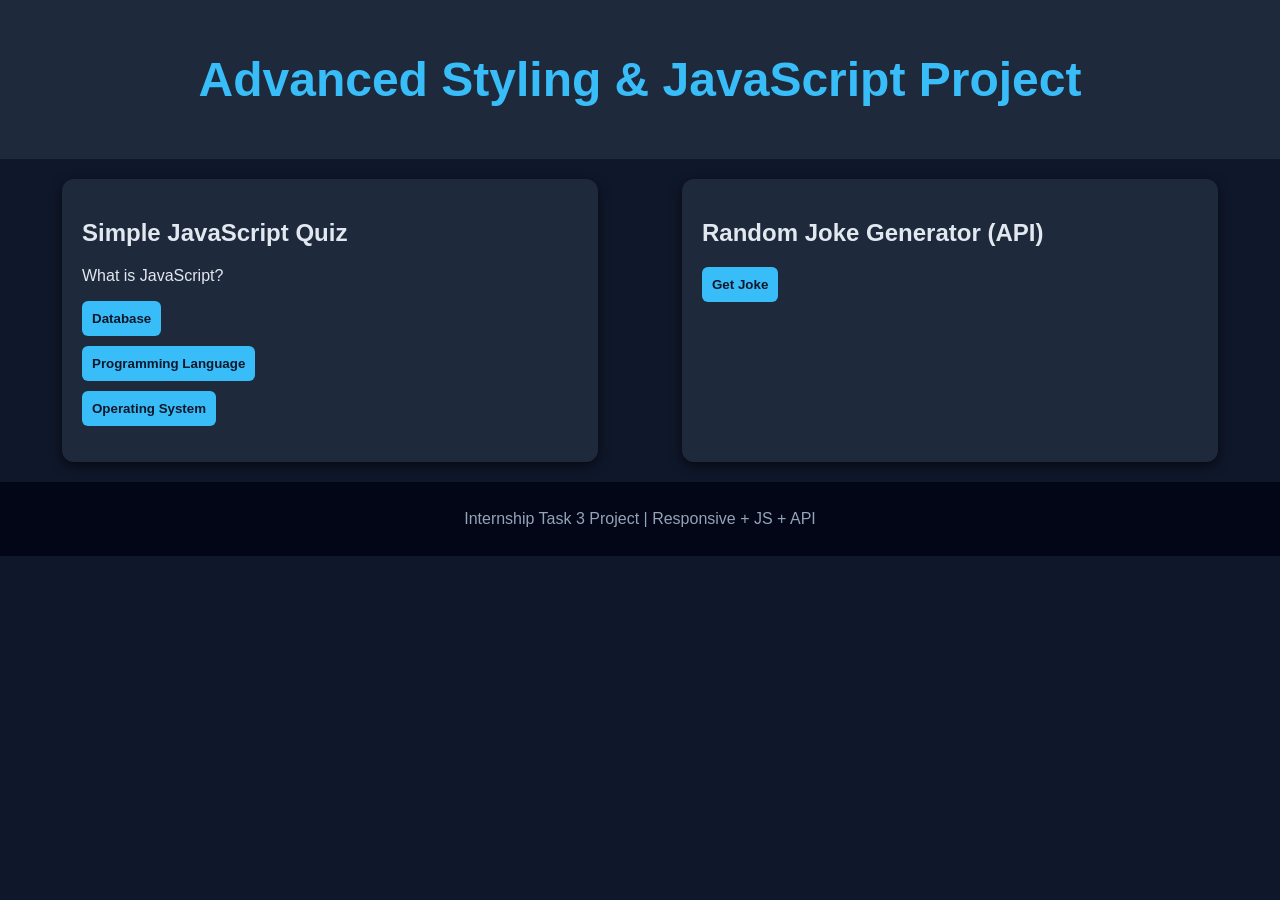
<file: Task 3/index.html>
<!DOCTYPE html>
<html lang="en">
<head>
    <meta charset="UTF-8">
    <meta name="viewport" content="width=device-width, initial-scale=1.0">
    <title>Task 3 Internship Project</title>
    <link rel="stylesheet" href="style.css">
</head>
<body>

    <header>
        <h1>Advanced Styling & JavaScript Project</h1>
    </header>

    <section class="container">

        <!-- Quiz Section -->
        <div class="card">
            <h2>Simple JavaScript Quiz</h2>
            <p id="question">What is JavaScript?</p>

            <button onclick="checkAnswer('wrong')">Database</button>
            <button onclick="checkAnswer('correct')">Programming Language</button>
            <button onclick="checkAnswer('wrong')">Operating System</button>

            <p id="result"></p>
        </div>


        <!-- API Section -->
        <div class="card">
            <h2>Random Joke Generator (API)</h2>
            <button onclick="getJoke()">Get Joke</button>
            <p id="joke"></p>
        </div>

    </section>

    <footer>
        <p>Internship Task 3 Project | Responsive + JS + API</p>
    </footer>

    <script src="script.js"></script>

</body>
</html>
</file>
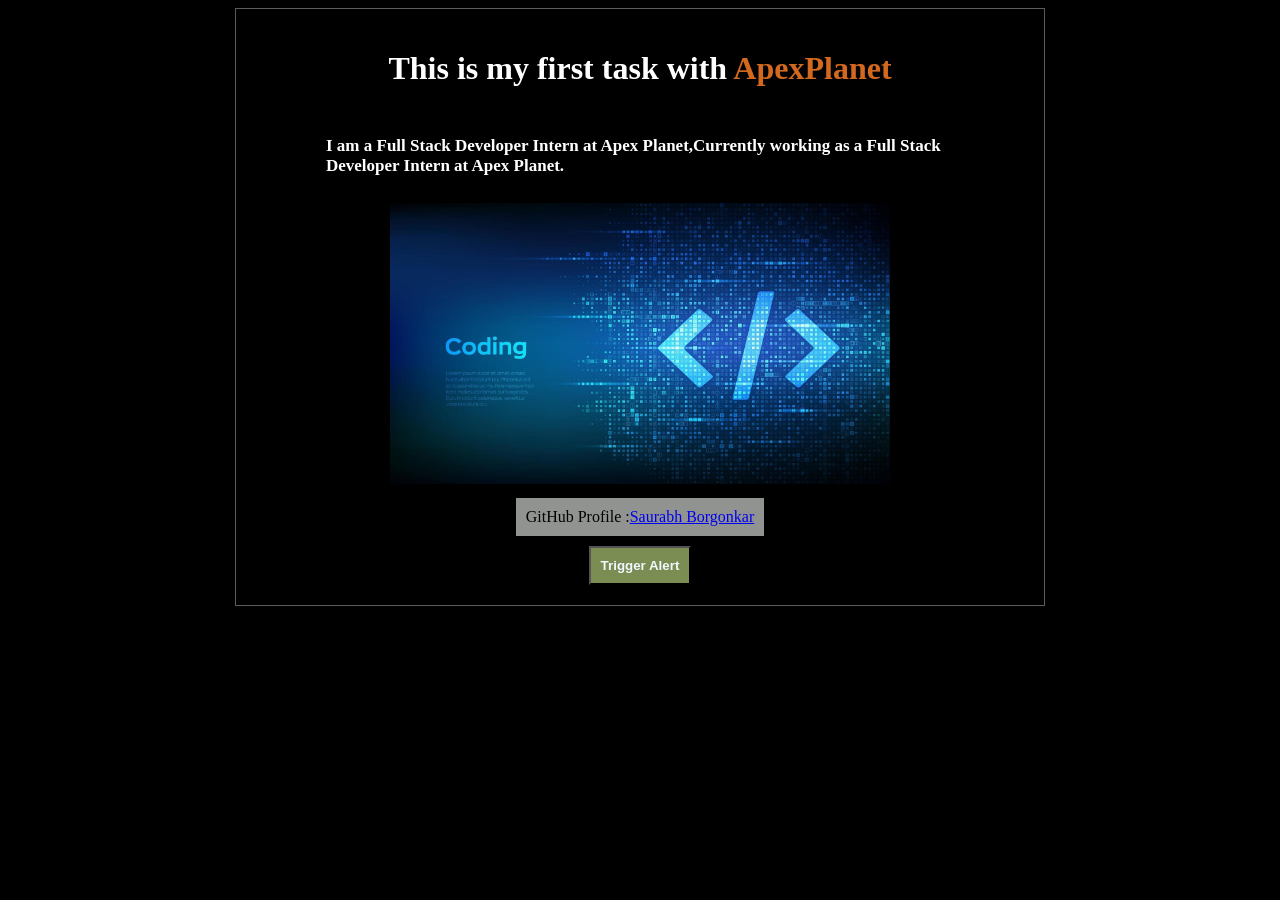
<file: Task1/index.html>
<!DOCTYPE html>
<html lang="en">
    <head>
        <meta charset="UTF-8">
        <meta name="viewport" content="width=device-width, initial-scale=1.0">
        <title>Task_1</title>
        <link rel="stylesheet" href="style.css">
    
    </head>
    <body>
        <div class="container">
            <h1>This is my first task with
                <b>ApexPlanet</b></h1>
            <div class="main"><p class="p">I am a Full Stack Developer Intern at
                    Apex Planet,Currently working as a Full Stack Developer
                    Intern at Apex Planet.</p>
            </div>
            <div class="img">
                <img
                    src="coding_img.jpg" alt="Img" srcset>
            </div>
            <div class="link">
               <span>GitHub Profile : </span><a href="https://github.com/Saurabh-Borgaonkar">Saurabh Borgonkar</a>
            </div>
            <div class="click">
                <button type="btn" id="btn">Trigger Alert</button>
            </div>
        </div>
        <script src="script.js"></script>
    </body>
</html>
</file>
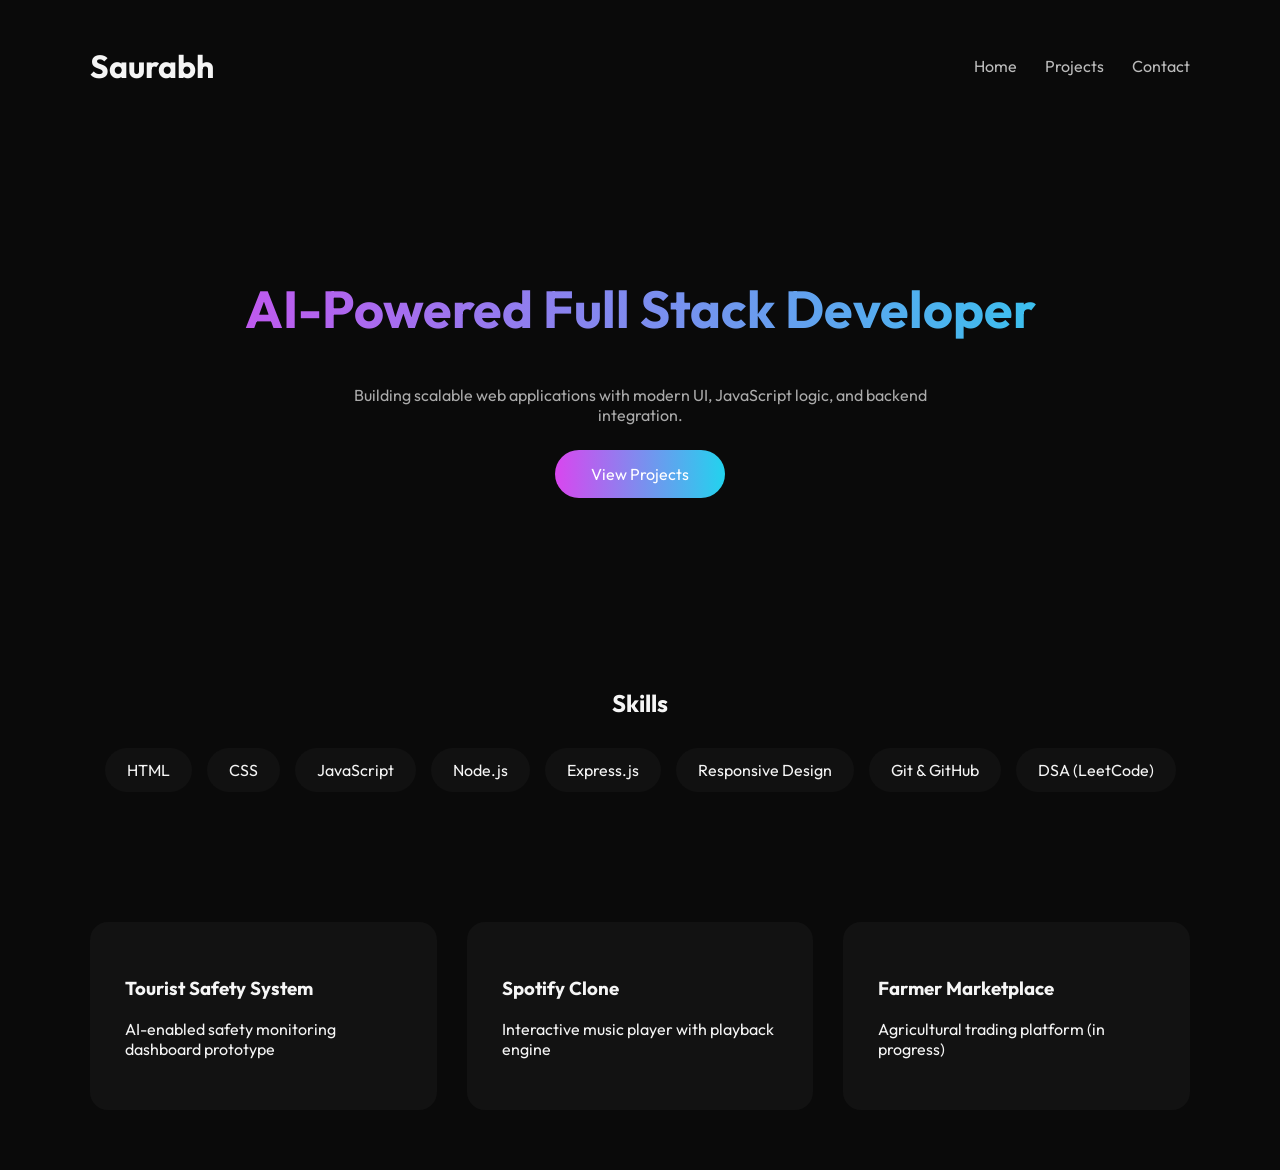
<file: Task_4/index.html>
<!DOCTYPE html>
<html>
<head>
<meta charset="UTF-8">
<meta name="viewport" content="width=device-width, initial-scale=1.0">
<title>Saurabh Portfolio</title>

<link rel="stylesheet" href="style.css">
<link href="https://fonts.googleapis.com/css2?family=Outfit:wght@300;400;600;700&display=swap" rel="stylesheet">
</head>

<body>

<header class="navbar container">

<h1 class="logo">Saurabh</h1>

<nav>
<a href="index.html">Home</a>
<a href="projects.html">Projects</a>
<a href="contact.html">Contact</a>
</nav>

</header>


<section class="hero container">

<h2>AI-Powered Full Stack Developer</h2>

<p>
Building scalable web applications with modern UI,
JavaScript logic, and backend integration.
</p>

<a href="projects.html" class="btn-primary">
View Projects
</a>

</section>


<section class="skills-section container">

<h2>Skills</h2>

<div class="skills-grid">

<span>HTML</span>
<span>CSS</span>
<span>JavaScript</span>
<span>Node.js</span>
<span>Express.js</span>
<span>Responsive Design</span>
<span>Git & GitHub</span>
<span>DSA (LeetCode)</span>

</div>

</section>


<section class="highlight container">

<div class="card">
<h3>Tourist Safety System</h3>
<p>AI-enabled safety monitoring dashboard prototype</p>
</div>

<div class="card">
<h3>Spotify Clone</h3>
<p>Interactive music player with playback engine</p>
</div>

<div class="card">
<h3>Farmer Marketplace</h3>
<p>Agricultural trading platform (in progress)</p>
</div>

</section>

<script src="script.js"></script>

</body>
</html>
</file>
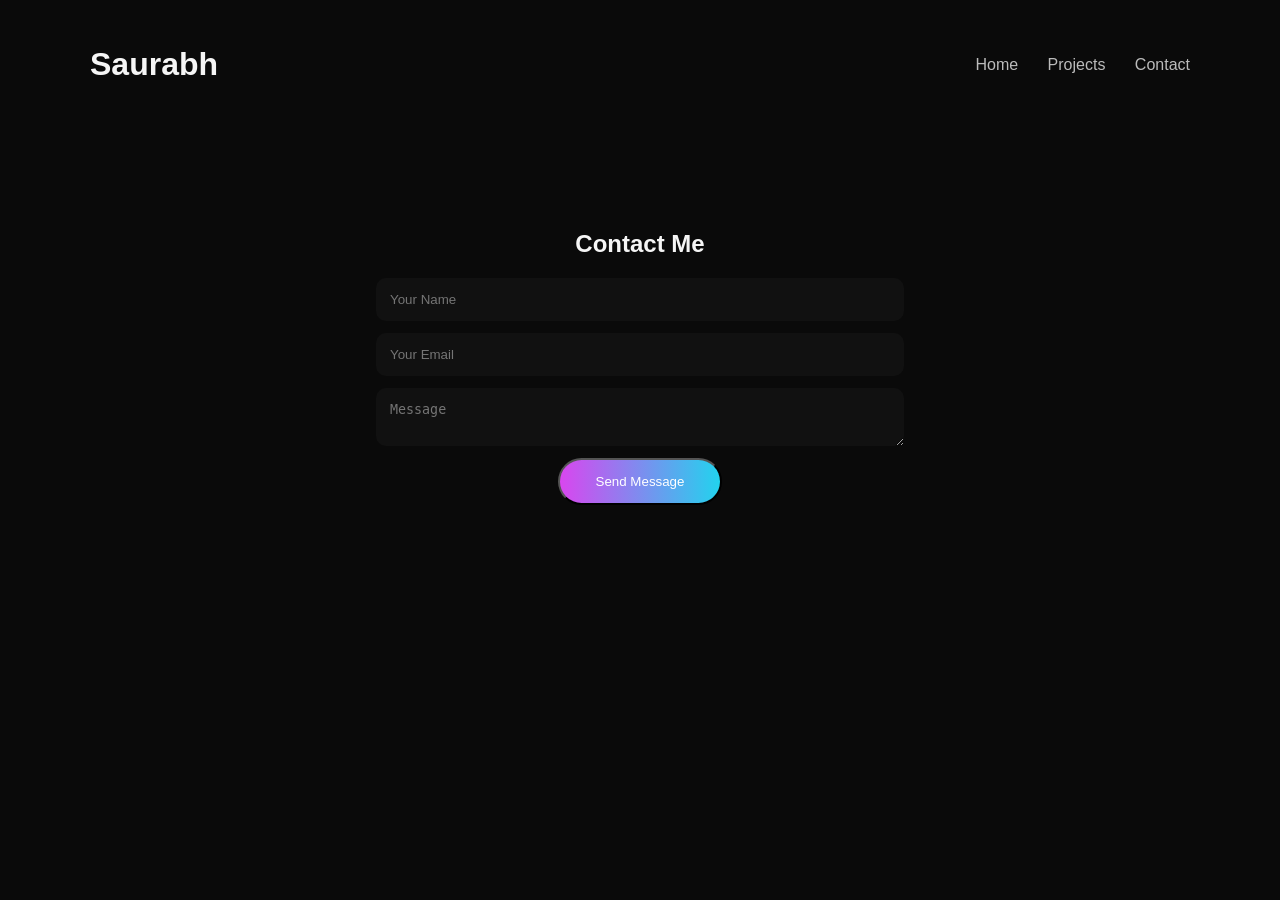
<file: Task_4/contact.html>
<!DOCTYPE html>
<html>
<head>

<title>Contact</title>
<link rel="stylesheet" href="style.css">

</head>

<body>

<header class="navbar container">

<h1 class="logo">Saurabh</h1>

<nav>
<a href="index.html">Home</a>
<a href="projects.html">Projects</a>
<a href="contact.html">Contact</a>
</nav>

</header>


<section class="contact container">

<h2>Contact Me</h2>

<input placeholder="Your Name">
<input placeholder="Your Email">

<textarea placeholder="Message"></textarea>

<button onclick="sendMessage()" class="btn-primary">
Send Message
</button>

<p id="msg"></p>

</section>

<script src="script.js"></script>

</body>
</html>
</file>
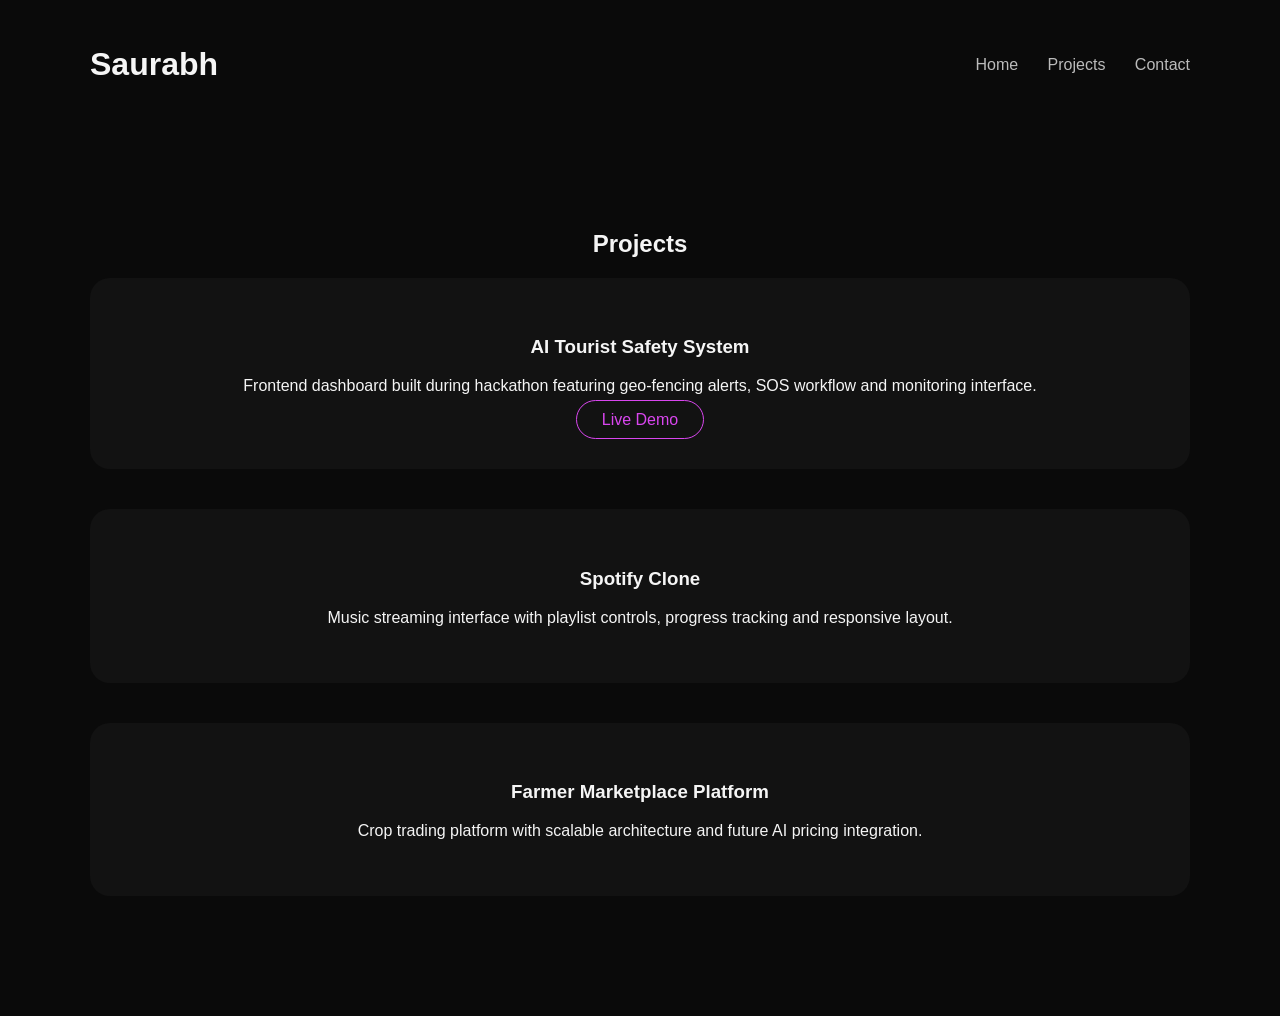
<file: Task_4/projects.html>
<!DOCTYPE html>
<html>
<head>

<title>Projects</title>
<link rel="stylesheet" href="style.css">

</head>

<body>

<header class="navbar container">

<h1 class="logo">Saurabh</h1>

<nav>
<a href="index.html">Home</a>
<a href="projects.html">Projects</a>
<a href="contact.html">Contact</a>
</nav>

</header>


<section class="projects container">

<h2>Projects</h2>


<div class="project-card">

<h3>AI Tourist Safety System</h3>

<p>
Frontend dashboard built during hackathon featuring geo-fencing alerts,
SOS workflow and monitoring interface.
</p>

<a href="https://tourist-safety-j4x7.onrender.com"
target="_blank"
class="btn-outline">
Live Demo
</a>

</div>


<div class="project-card">

<h3>Spotify Clone</h3>

<p>
Music streaming interface with playlist controls,
progress tracking and responsive layout.
</p>

</div>


<div class="project-card">

<h3>Farmer Marketplace Platform</h3>

<p>
Crop trading platform with scalable architecture
and future AI pricing integration.
</p>

</div>


</section>

</body>
</html>
</file>
<file: Task 3/style.css>
body {
    font-family: Arial, sans-serif;
    margin: 0;
    background-color: #0f172a;
    color: #e2e8f0;
}

/* Header */

header {
    background-color: #1e293b;
    color: #38bdf8;
    text-align: center;
    padding: 20px;
    font-size: 24px;
}

/* Layout */

.container {
    display: flex;
    justify-content: space-around;
    padding: 20px;
}

/* Cards */

.card {
    background: #1e293b;
    padding: 20px;
    width: 40%;
    border-radius: 12px;
    box-shadow: 0px 4px 12px rgba(0,0,0,0.6);
    transition: transform 0.3s ease;
}

.card:hover {
    transform: translateY(-5px);
}

/* Buttons */

button {
    display: block;
    margin: 10px 0;
    padding: 10px;
    border: none;
    background-color: #38bdf8;
    color: #0f172a;
    cursor: pointer;
    border-radius: 6px;
    font-weight: bold;
    transition: 0.3s;
}

button:hover {
    background-color: #0ea5e9;
}

/* Footer */

footer {
    text-align: center;
    padding: 12px;
    background: #020617;
    color: #94a3b8;
}

/* Result Text */

#result {
    font-weight: bold;
    margin-top: 10px;
}

/* Joke Text */

#joke {
    margin-top: 10px;
    font-style: italic;
}

/* Responsive Design */

@media (max-width: 992px) {

    .container {
        flex-direction: column;
        align-items: center;
    }

    .card {
        width: 80%;
        margin-bottom: 20px;
    }
}

@media (max-width: 576px) {

    header {
        font-size: 18px;
    }

    button {
        font-size: 14px;
    }
}
</file>
<file: Task1/style.css>
body{
    background: #000;
    color: white;
}

.container{
    margin: auto;
    border: 1px solid rgb(95, 91, 91);
    height: auto;
    width: 60vw;
    display: flex;
    flex-direction: column;
    align-items: center;
    gap: 10px;
    padding: 20px;
}
.container>h1>b{
    color: chocolate;
}
.main>p{
    padding-left: 70px;
    padding-right: 70px;
    font-size: 17px;
    font-weight: 600;
}
.img>img{
    width: 500px;
}
.link{
    display: flex;
    background: #919390;
    align-content: center;
    color: #000;
    padding: 10px;
   
}
#btn{
    padding: 10px;
    background: #7b8d52;
    color: aliceblue;
    font-weight: bold;
}
</file>
<file: Task_4/style.css>
body{
margin:0;
font-family:'Outfit',sans-serif;
background:#0a0a0a;
color:#f5f5f5;
}

/* GLOBAL CONTAINER */

.container{
max-width:1100px;
margin:auto;
padding:0 20px;
}


/* NAVBAR */

.navbar{
display:flex;
justify-content:space-between;
align-items:center;
padding:25px 0;
}

nav a{
margin-left:25px;
color:#bbb;
text-decoration:none;
transition:.3s;
}

nav a:hover{
color:#d946ef;
}


/* HERO */

.hero{
padding:100px 0;
text-align:center;
}

.hero h2{
font-size:52px;
background:linear-gradient(90deg,#d946ef,#22d3ee);
-webkit-background-clip:text;
color:transparent;
}

.hero p{
margin:25px auto;
max-width:600px;
color:#aaa;
}


/* BUTTONS */

.btn-primary{
padding:14px 36px;
border-radius:40px;
background:linear-gradient(90deg,#d946ef,#22d3ee);
color:white;
text-decoration:none;
transition:.35s;
display:inline-block;
}

.btn-primary:hover{
transform:translateY(-4px) scale(1.05);
box-shadow:0 10px 25px rgba(217,70,239,.4);
}


.btn-outline{
padding:10px 25px;
border:1px solid #d946ef;
border-radius:30px;
color:#d946ef;
text-decoration:none;
transition:.3s;
}

.btn-outline:hover{
background:#d946ef;
color:white;
}


/* SKILLS */

.skills-section{
padding:70px 0;
text-align:center;
}

.skills-grid{
display:flex;
flex-wrap:wrap;
gap:15px;
justify-content:center;
margin-top:30px;
}

.skills-grid span{
background:#111;
padding:12px 22px;
border-radius:25px;
transition:.3s;
}

.skills-grid span:hover{
background:#d946ef;
}


/* CARDS */

.highlight{
display:flex;
gap:30px;
padding:60px 0;
flex-wrap:wrap;
}

.card{
flex:1;
min-width:250px;
background:#121212;
padding:35px;
border-radius:18px;
transition:.3s;
}

.card:hover{
transform:translateY(-10px);
}


/* PROJECTS */

.projects{
padding:80px 0;
text-align:center;
}

.project-card{
background:#121212;
padding:40px;
margin-bottom:40px;
border-radius:20px;
transition:.3s;
}

.project-card:hover{
transform:scale(1.03);
}


/* CONTACT */

.contact{
padding:80px 0;
text-align:center;
}

input,textarea{
width:100%;
max-width:500px;
margin:12px auto;
display:block;
padding:14px;
background:#111;
border:none;
border-radius:10px;
color:white;
}


/* RESPONSIVE */

@media(max-width:768px){

.hero h2{
font-size:34px;
}

.navbar{
flex-direction:column;
gap:15px;
}

.highlight{
flex-direction:column;
}

}
</file>
